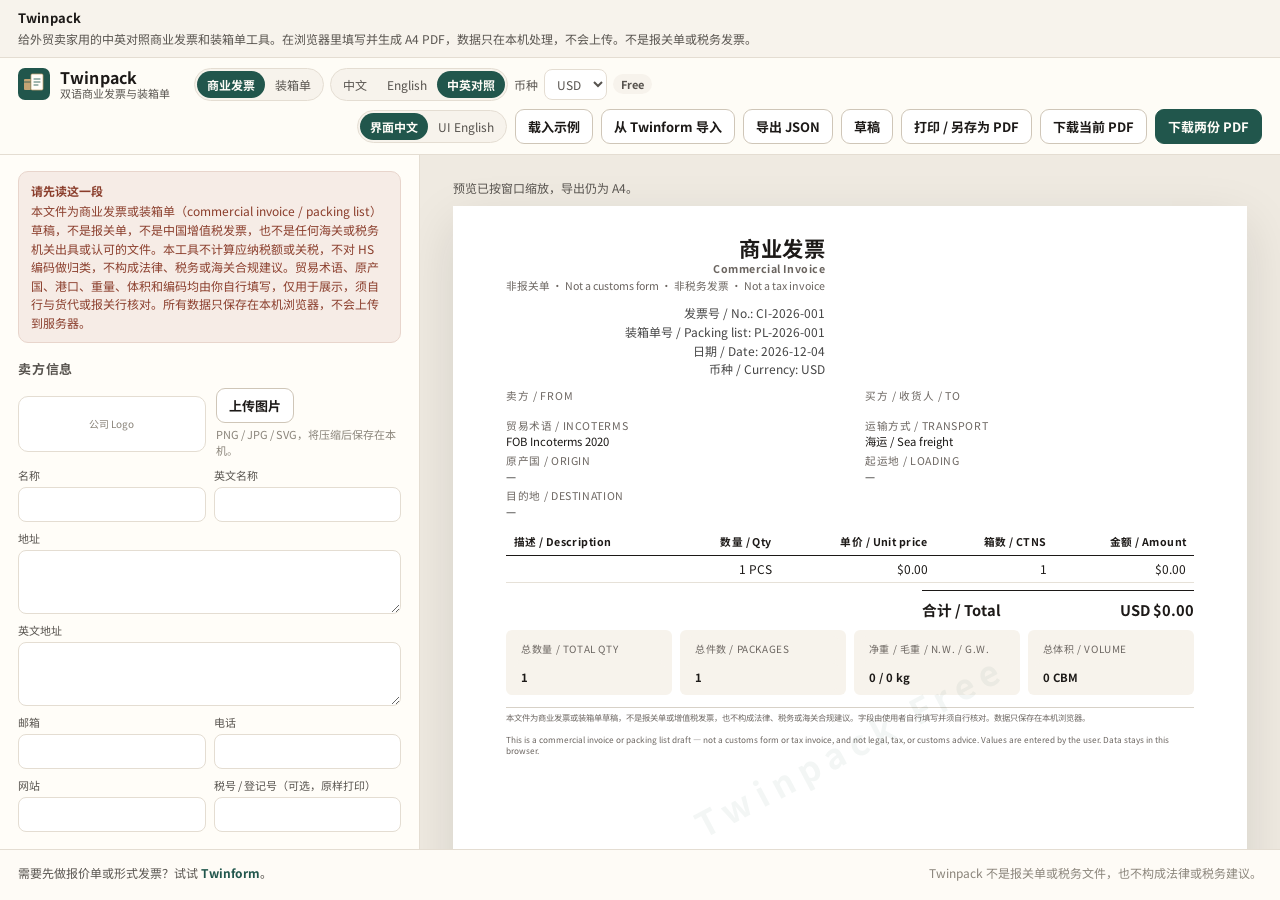
<file: index.html>
<!DOCTYPE html>
<html lang="zh-CN">
  <head>
    <meta charset="UTF-8" />
    <meta name="viewport" content="width=device-width, initial-scale=1" />
    <title>Twinpack — Bilingual commercial invoice &amp; packing list</title>
    <meta
      name="description"
      content="在浏览器里为外贸卖家制作中英对照的商业发票和装箱单，也可只出中文或只出英文，并可本地下载配套的 A4 PDF。数据只在你的电脑上处理，不会上传。贸易术语、原产国、重量和编码需自行填写并与货代核对。本工具不是报关单或税务发票，不算关税，也不构成法律、税务或海关合规建议。"
    />
    <meta name="keywords" content="commercial invoice, packing list, bilingual, Chinese, English, 商业发票, 装箱单, PDF" />
    <link rel="canonical" href="https://xiaoyangge1993.github.io/twinpack/" />
    <meta property="og:title" content="Twinpack — bilingual commercial invoice &amp; packing list" />
    <meta
      property="og:description"
      content="Make a matching commercial invoice and packing list in your browser. Chinese, English, or bilingual. Nothing is uploaded."
    />
    <meta property="og:type" content="website" />
    <meta property="og:url" content="https://xiaoyangge1993.github.io/twinpack/" />
    <link rel="icon" href="assets/favicon.svg" type="image/svg+xml" />
    <link rel="stylesheet" href="css/fonts.css" />
    <link rel="stylesheet" href="css/styles.css" />
  </head>
  <body>
    <section class="static-intro">
      <h1>Twinpack</h1>
      <p>给外贸卖家用的中英对照商业发票和装箱单工具。在浏览器里填写并生成 A4 PDF，数据只在本机处理，不会上传。不是报关单或税务发票。</p>
    </section>
    <div id="app"></div>
    <script src="vendor/html2canvas.min.js"></script>
    <script src="vendor/jspdf.umd.min.js"></script>
    <script src="js/license.js"></script>
    <script src="js/app.js"></script>
  </body>
</html>
</file>
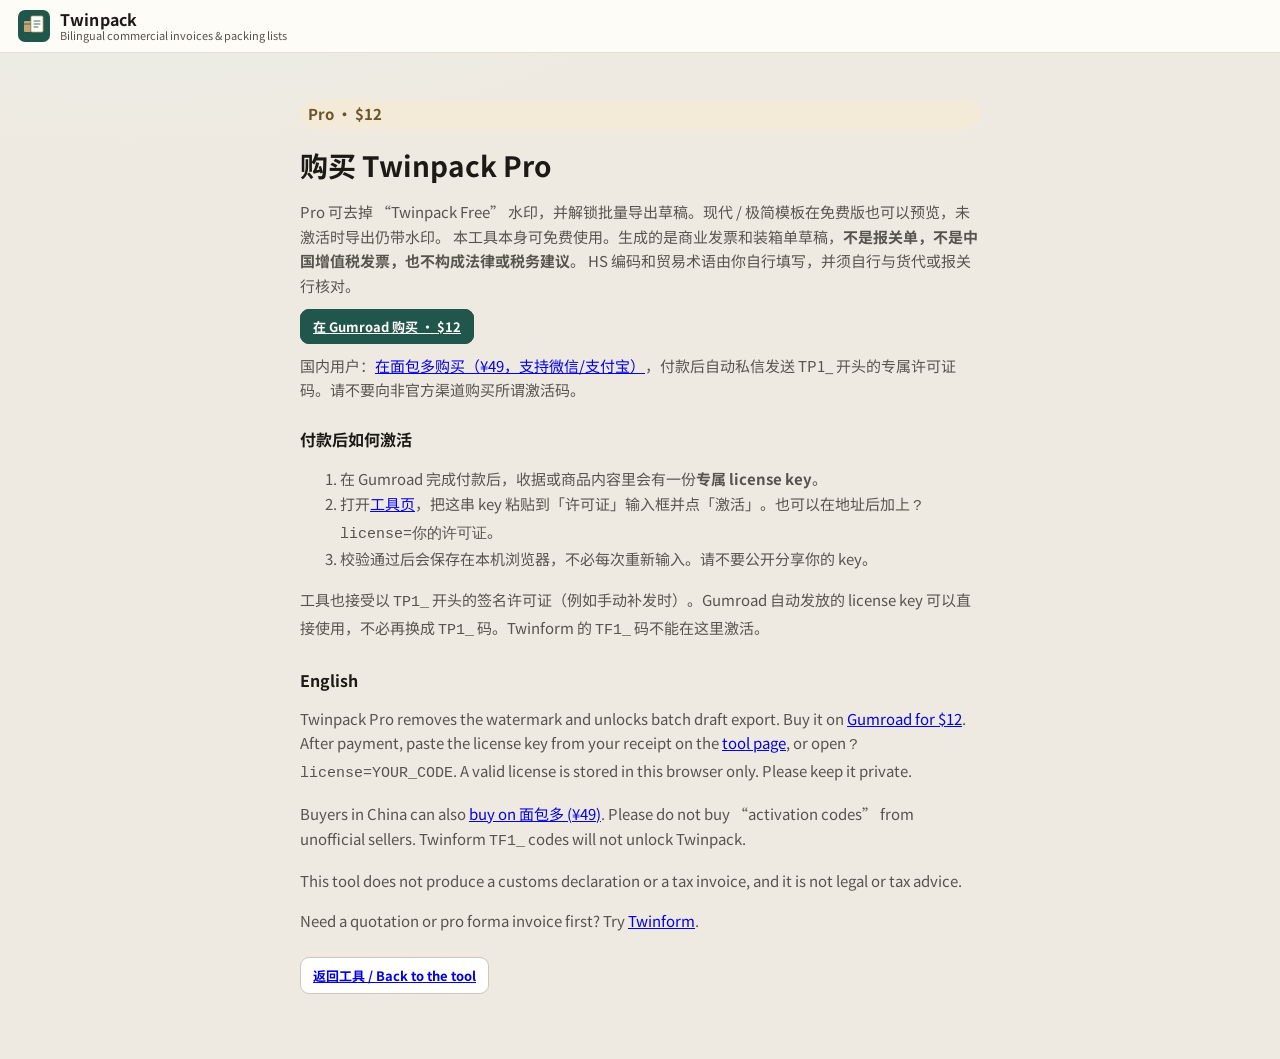
<file: purchase.html>
<!DOCTYPE html>
<html lang="zh-CN">
  <head>
    <meta charset="UTF-8" />
    <meta name="viewport" content="width=device-width, initial-scale=1" />
    <title>Twinpack Pro — 购买说明</title>
    <meta name="description" content="购买 Twinpack Pro：去掉水印、批量导出草稿。Gumroad $12，付款后用 license key 在工具页激活。国内可在面包多 ¥49 购买。" />
    <link rel="icon" href="assets/favicon.svg" type="image/svg+xml" />
    <link rel="stylesheet" href="css/fonts.css" />
    <link rel="stylesheet" href="css/styles.css" />
  </head>
  <body>
    <header class="app-header">
      <a class="brand" href="./">
        <img src="assets/logo.svg" alt="Twinpack" />
        <span class="brand-name">Twinpack<small>Bilingual commercial invoices &amp; packing lists</small></span>
      </a>
    </header>
    <main class="purchase-page">
      <p class="pill pro">Pro · $12</p>
      <h1>购买 Twinpack Pro</h1>
      <p>
        Pro 可去掉 “Twinpack Free” 水印，并解锁批量导出草稿。现代 / 极简模板在免费版也可以预览，未激活时导出仍带水印。
        本工具本身可免费使用。生成的是商业发票和装箱单草稿，<strong>不是报关单，不是中国增值税发票，也不构成法律或税务建议</strong>。
        HS 编码和贸易术语由你自行填写，并须自行与货代或报关行核对。
      </p>
      <p>
        <a class="btn btn-primary" href="https://xiaoxiaoyang.gumroad.com/l/cjxupc" target="_blank" rel="noopener noreferrer">在 Gumroad 购买 · $12</a>
      </p>
      <p class="hint">国内用户：<a href="https://mbd.pub/o/bread/YZaWl5lxZA==" target="_blank" rel="noopener">在面包多购买（¥49，支持微信/支付宝）</a>，付款后自动私信发送 TP1_ 开头的专属许可证码。请不要向非官方渠道购买所谓激活码。</p>
      <h2>付款后如何激活</h2>
      <ol>
        <li>在 Gumroad 完成付款后，收据或商品内容里会有一份<strong>专属 license key</strong>。</li>
        <li>打开<a href="./">工具页</a>，把这串 key 粘贴到「许可证」输入框并点「激活」。也可以在地址后加上 <code>?license=你的许可证</code>。</li>
        <li>校验通过后会保存在本机浏览器，不必每次重新输入。请不要公开分享你的 key。</li>
      </ol>
      <p>工具也接受以 <code>TP1_</code> 开头的签名许可证（例如手动补发时）。Gumroad 自动发放的 license key 可以直接使用，不必再换成 <code>TP1_</code> 码。Twinform 的 <code>TF1_</code> 码不能在这里激活。</p>
      <h2>English</h2>
      <p>
        Twinpack Pro removes the watermark and unlocks batch draft export. Buy it on
        <a href="https://xiaoxiaoyang.gumroad.com/l/cjxupc" target="_blank" rel="noopener noreferrer">Gumroad for $12</a>.
        After payment, paste the license key from your receipt on the <a href="./">tool page</a>, or open
        <code>?license=YOUR_CODE</code>. A valid license is stored in this browser only. Please keep it private.
      </p>
      <p>Buyers in China can also <a href="https://mbd.pub/o/bread/YZaWl5lxZA==" target="_blank" rel="noopener">buy on 面包多 (¥49)</a>. Please do not buy “activation codes” from unofficial sellers. Twinform <code>TF1_</code> codes will not unlock Twinpack.</p>
      <p>This tool does not produce a customs declaration or a tax invoice, and it is not legal or tax advice.</p>
      <p>
        Need a quotation or pro forma invoice first?
        Try <a href="https://xiaoyangge1993.github.io/twinform/">Twinform</a>.
      </p>
      <p><a class="btn back" href="./">返回工具 / Back to the tool</a></p>
    </main>
  </body>
</html>
</file>
<file: css/fonts.css>
@font-face {
  font-family: "Twinpack Sans";
  src: url("../fonts/NotoSansSC-Regular.woff2") format("woff2");
  font-weight: 400;
  font-style: normal;
  font-display: swap;
}
@font-face {
  font-family: "Twinpack Sans";
  src: url("../fonts/NotoSansSC-Bold.woff2") format("woff2");
  font-weight: 700;
  font-style: normal;
  font-display: swap;
}

:root {
  --font-sans: "Twinpack Sans", "Noto Sans CJK SC", "Source Han Sans SC",
    "PingFang SC", "Microsoft YaHei", "Noto Sans", sans-serif;
}
</file>
<file: css/styles.css>
/* Twinpack — editor + A4 sheet (based on Twinform) */
:root {
  --ink: #1c1917;
  --ink-soft: #57534e;
  --ink-faint: #8a847a;
  --paper: #efeae1;
  --panel: #fffdf8;
  --panel-2: #f7f3ec;
  --line: #e4ddd2;
  --line-strong: #cfc6b8;
  --accent: #21564c;
  --accent-hover: #19443c;
  --accent-soft: #e8f0ee;
  --gold: #c4a574;
  --danger: #8a3d2b;
  --danger-bg: #f6ece6;
  --warn: #8a6a22;
  --shadow: 0 18px 50px rgba(28, 25, 23, 0.12);
  --radius: 12px;
  --ui: var(--font-sans);
}

* { box-sizing: border-box; }
html, body { margin: 0; padding: 0; }
body {
  font-family: var(--ui);
  color: var(--ink);
  background:
    radial-gradient(1200px 500px at 10% -10%, #e4efe9 0%, transparent 50%),
    var(--paper);
  min-height: 100vh;
}

button, input, select, textarea { font-family: inherit; color: inherit; }
button { cursor: pointer; }
button:disabled { cursor: not-allowed; opacity: 0.55; }

.app-header {
  position: sticky; top: 0; z-index: 20;
  display: flex; align-items: center; gap: 8px 16px; flex-wrap: wrap;
  padding: 10px 18px;
  background: rgba(255, 253, 248, 0.92);
  border-bottom: 1px solid var(--line);
  backdrop-filter: blur(10px);
  max-width: 100%;
  min-width: 0;
}
.brand { display: flex; align-items: center; gap: 10px; margin-right: 8px; text-decoration: none; color: inherit; }
.brand img { width: 32px; height: 32px; }
.brand-name { font-weight: 700; letter-spacing: 0.01em; line-height: 1.1; }
.brand-name small { display: block; font-weight: 400; color: var(--ink-soft); font-size: 11px; letter-spacing: 0; }

.header-group { display: flex; align-items: center; gap: 6px; flex-wrap: wrap; min-width: 0; max-width: 100%; }
.header-group + .header-group { margin-left: 4px; }
.header-actions {
  margin-left: auto;
  display: flex; gap: 8px; flex-wrap: wrap; align-items: center;
  max-width: 100%;
  flex: 1 1 auto;
  justify-content: flex-end;
  /* If the first row hasn't enough room, wrap to a full-width row and let buttons wrap. */
  min-width: min(100%, 34rem);
}
.seg { flex-wrap: wrap; max-width: 100%; }
.field-inline { min-width: 0; }
.field-inline select, .field-inline input[type="text"] { min-width: 0; max-width: 100%; }

.seg { display: inline-flex; background: var(--panel-2); border: 1px solid var(--line); border-radius: 999px; padding: 2px; }
.seg button {
  border: 0; background: transparent; padding: 5px 10px; border-radius: 999px;
  font-size: 12px; color: var(--ink-soft);
}
.seg button[aria-pressed="true"] { background: var(--accent); color: #fffdf8; font-weight: 700; }

.field-inline { display: flex; align-items: center; gap: 6px; font-size: 12px; color: var(--ink-soft); }
.field-inline select, .field-inline input[type="text"] {
  background: #fff; border: 1px solid var(--line); border-radius: 8px; padding: 5px 8px; font-size: 12px;
}

.btn {
  border: 1px solid var(--line-strong); background: #fff; border-radius: 9px;
  padding: 7px 12px; font-size: 13px; font-weight: 700;
}
.btn:hover:not(:disabled) { border-color: var(--accent); color: var(--accent); }
.btn-primary { background: var(--accent); color: #fffdf8; border-color: var(--accent); }
.btn-primary:hover:not(:disabled) { background: var(--accent-hover); color: #fffdf8; }
.btn-ghost { background: transparent; }
.btn-pro {
  background: #fffdf8; border: 1px dashed var(--gold); color: var(--ink-soft);
  font-weight: 700; padding: 7px 12px; border-radius: 9px; font-size: 13px;
  text-decoration: none; display: inline-block;
}
.btn-pro:hover { border-style: solid; color: var(--ink); }
.pill {
  font-size: 11px; font-weight: 700; padding: 2px 8px; border-radius: 999px;
  background: var(--accent-soft); color: var(--accent);
}
.pill.free { background: var(--panel-2); color: var(--ink-soft); }
.pill.pro { background: #f3ead8; color: #6b5428; }

html:has(.app-shell),
html:has(.app-shell) body,
html:has(.app-shell) #app {
  height: 100%;
  overflow: hidden;
}

.static-intro {
  margin: 0;
  padding: 8px 18px;
  font-size: 12px;
  line-height: 1.55;
  color: var(--ink-soft);
  background: var(--panel-2);
  border-bottom: 1px solid var(--line);
}
.static-intro h1 {
  margin: 0 0 2px;
  font-size: 13px;
  font-weight: 700;
  color: var(--ink);
  letter-spacing: 0.01em;
}
.static-intro p { margin: 0; }
html:has(.app-shell) body {
  display: flex;
  flex-direction: column;
}
html:has(.app-shell) .static-intro {
  flex: 0 0 auto;
}
html:has(.app-shell) #app {
  flex: 1 1 auto;
  height: auto;
  min-height: 0;
}
.app-shell {
  display: flex;
  flex-direction: column;
  height: 100%;
  min-height: 0;
  min-width: 0;
}
.app-shell .app-header,
.app-shell .site-footer { flex: 0 0 auto; }
.layout {
  display: grid;
  grid-template-columns: minmax(0, 420px) minmax(0, 1fr);
  gap: 0;
  flex: 1 1 auto;
  min-height: 0;
  width: 100%;
  max-width: 100%;
}
.layout > * { min-width: 0; min-height: 0; }
.editor {
  border-right: 1px solid var(--line);
  background: var(--panel);
  padding: 16px 18px 48px;
  overflow: auto;
  min-width: 0;
  max-width: 100%;
}
.preview-pane {
  padding: 24px 16px 48px;
  overflow: auto;
  display: flex; flex-direction: column; align-items: center;
  min-width: 0;
}

.disclaimer-banner {
  margin: 0 0 16px;
  padding: 10px 12px;
  background: var(--danger-bg);
  border: 1px solid #e8d5cc;
  border-radius: 10px;
  color: var(--danger);
  font-size: 12px;
  line-height: 1.55;
}
.disclaimer-banner strong { display: block; margin-bottom: 2px; }

.section { margin-bottom: 18px; }
.section h2 {
  margin: 0 0 10px; font-size: 13px; letter-spacing: 0.06em; text-transform: uppercase;
  color: var(--ink-soft); display: flex; justify-content: space-between; align-items: baseline;
}
.grid-2, .grid-3, .grid-4 { min-width: 0; max-width: 100%; }
.grid-2 { display: grid; grid-template-columns: repeat(auto-fit, minmax(min(100%, 150px), 1fr)); gap: 8px; }
.grid-3 { display: grid; grid-template-columns: repeat(auto-fit, minmax(min(100%, 140px), 1fr)); gap: 8px; }
.full { grid-column: 1 / -1; }
.editor .section,
.editor .item-card,
.editor .logo-row,
.editor .pro-box,
.editor .pay-block,
.editor label.lbl { min-width: 0; max-width: 100%; }
.editor .logo-row > div { min-width: 0; flex: 1; }
.editor input:not([type="checkbox"]):not([type="radio"]),
.editor select,
.editor textarea {
  min-width: 0;
  width: 100%;
  max-width: 100%;
  box-sizing: border-box;
}
.editor .items-table { table-layout: fixed; width: 100%; max-width: 100%; }
.editor .items-table th, .editor .items-table td { min-width: 0; overflow-wrap: anywhere; }
.section h2 { flex-wrap: wrap; gap: 8px; min-width: 0; }

label.lbl { display: flex; flex-direction: column; gap: 4px; font-size: 11px; color: var(--ink-soft); }
label.lbl input, label.lbl select, label.lbl textarea {
  border: 1px solid var(--line); border-radius: 8px; padding: 7px 8px; background: #fff; font-size: 13px;
}
label.lbl textarea { min-height: 64px; resize: vertical; }
label.lbl input:focus, label.lbl select:focus, label.lbl textarea:focus {
  outline: 2px solid color-mix(in srgb, var(--accent) 35%, transparent);
  border-color: var(--accent);
}

.logo-row { display: flex; gap: 10px; align-items: center; }
.logo-row img, .logo-placeholder {
  width: 56px; height: 56px; border-radius: 10px; border: 1px solid var(--line); object-fit: contain; background: #fff;
}
.logo-placeholder { display: grid; place-items: center; color: var(--ink-faint); font-size: 10px; text-align: center; }

.items-table { width: 100%; border-collapse: collapse; font-size: 12px; }
.items-table th { text-align: left; font-weight: 400; color: var(--ink-soft); padding: 4px 4px 6px; }
.items-table td { padding: 3px 4px; vertical-align: top; }
.items-table input { width: 100%; border: 1px solid var(--line); border-radius: 6px; padding: 6px; font-size: 12px; background: #fff; }
.items-table .col-qty, .items-table .col-price, .items-table .col-disc { width: 72px; }
.items-table .col-del { width: 28px; }
.icon-btn { border: 0; background: transparent; color: var(--ink-faint); padding: 4px; font-size: 16px; }
.icon-btn:hover { color: var(--danger); }

.pay-block { display: grid; gap: 8px; }
.check {
  display: flex;
  flex-direction: row;
  flex-wrap: nowrap;
  align-items: center;
  justify-content: flex-start;
  gap: 8px;
  font-size: 13px;
  width: max-content;
  max-width: 100%;
}
.check input[type="checkbox"],
.check input[type="radio"] {
  width: auto;
  min-width: auto;
  max-width: none;
  flex: 0 0 auto;
  margin: 0;
  accent-color: var(--accent);
}
.check span { flex: 0 1 auto; min-width: 0; }

.hint { font-size: 11px; color: var(--ink-faint); margin: 4px 0 0; line-height: 1.45; }
.pro-box {
  border: 1px dashed var(--gold); border-radius: 12px; padding: 12px; background: #fffdf8;
}
.pro-box h3 { margin: 0 0 8px; font-size: 14px; }
.lock { color: var(--ink-faint); font-size: 12px; }
.license-box { margin: 10px 0 4px; }
.license-label { display: block; font-size: 12px; font-weight: 700; margin-bottom: 6px; }
.license-input {
  width: 100%; min-height: 72px; resize: vertical;
  border: 1px solid var(--line-strong); border-radius: 8px;
  padding: 8px 10px; font-size: 12px; line-height: 1.45;
  font-family: ui-monospace, SFMono-Regular, Menlo, Consolas, monospace;
  background: #fff;
}
.license-input:focus { outline: 2px solid var(--accent-soft); border-color: var(--accent); }
.license-actions { margin-top: 8px; display: flex; gap: 8px; flex-wrap: wrap; }
.license-status { margin: 8px 0 0; font-size: 12px; line-height: 1.45; }
.license-status.ok { color: var(--accent); font-weight: 700; }
.license-status.err { color: var(--danger); font-weight: 700; }
.purchase-page { max-width: 720px; margin: 0 auto; padding: 32px 20px 64px; }
.purchase-page h1 { font-size: 28px; margin: 16px 0 8px; }
.purchase-page h2 { font-size: 16px; margin: 24px 0 8px; }
.purchase-page p, .purchase-page li { font-size: 15px; line-height: 1.65; color: var(--ink-soft); }
.purchase-page .back { display: inline-block; margin-top: 8px; }

.preview-toolbar {
  width: min(100%, 210mm);
  display: flex; justify-content: space-between; align-items: center;
  margin-bottom: 10px; font-size: 12px; color: var(--ink-soft);
}
.overflow-warn { color: var(--warn); font-weight: 700; }

.preview-scale { transform-origin: top center; }

/* A4 sheet */
.sheet {
  width: 210mm;
  min-height: 297mm;
  background: #fff;
  color: #1c1917;
  padding: 8mm 14mm 3mm;
  position: relative;
  box-shadow: var(--shadow);
  overflow: visible;
}
.sheet * { box-sizing: border-box; }

.sheet-wm {
  position: absolute; inset: 0; pointer-events: none; z-index: 2;
}
.sheet-wm .wm-diag {
  position: absolute; left: 50%; top: 48%;
  transform: translate(-50%, -50%) rotate(-28deg);
  font-size: 26pt; font-weight: 700; letter-spacing: 0.22em;
  color: rgba(33, 86, 76, 0.055); white-space: nowrap;
}
.sheet-wm .wm-foot {
  position: absolute; right: 14mm; bottom: 9mm;
  font-size: 7.5pt; letter-spacing: 0.06em; color: rgba(28, 25, 23, 0.35);
}

.sheet-head { display: flex; justify-content: space-between; gap: 16px; align-items: flex-start; }
.sheet-logo { max-width: 18mm; max-height: 16mm; object-fit: contain; }
.sheet-title { text-align: right; }
.sheet-title h1 { margin: 0; font-size: 16pt; letter-spacing: 0.02em; line-height: 1.15; }
.sheet-title .sub { margin-top: 3px; font-size: 8pt; color: #6b6560; }
.sheet-meta { margin-top: 3mm; text-align: right; font-size: 9pt; color: #444; line-height: 1.55; }

.parties { display: grid; grid-template-columns: 1fr 1fr; gap: 8mm; margin: 2.5mm 0 2mm; }
.party .k { font-size: 8pt; letter-spacing: 0.08em; text-transform: uppercase; color: #6b6560; margin-bottom: 2mm; }
.party .name { font-weight: 700; font-size: 11pt; }
.party .en { color: #5c5854; font-size: 9pt; font-weight: 400; }
.party .addr { margin-top: 1.5mm; font-size: 9pt; color: #444; white-space: pre-wrap; line-height: 1.45; }

.sheet table { width: 100%; border-collapse: collapse; font-size: 9pt; }
.sheet thead th {
  text-align: left; font-weight: 700; font-size: 8pt; letter-spacing: 0.04em;
  border-bottom: 0.4mm solid #1c1917; padding: 1.5mm 2mm;
}
.sheet td { padding: 1.2mm 2mm; border-bottom: 0.15mm solid #e6e1d8; vertical-align: top; }
.sheet td.num, .sheet th.num { text-align: right; white-space: nowrap; }
.item-en { display: block; color: #6b6560; font-size: 8pt; margin-top: 0.6mm; }

.totals { margin-top: 2mm; margin-left: auto; width: 72mm; font-size: 9pt; }
.totals .row { display: flex; justify-content: space-between; gap: 6mm; padding: 1.2mm 0; }
.totals .row.grand { border-top: 0.4mm solid #1c1917; font-weight: 700; font-size: 11pt; margin-top: 1mm; padding-top: 2mm; }

.pay { margin-top: 1.6mm; display: grid; grid-template-columns: 1.2fr 1fr; gap: 6mm; }
.pay h3, .notes h3 { margin: 0 0 2mm; font-size: 8pt; letter-spacing: 0.08em; text-transform: uppercase; color: #6b6560; font-weight: 700; }
.pay p, .notes p { margin: 0; font-size: 9pt; line-height: 1.5; white-space: pre-wrap; }

.sheet-disc {
  margin-top: 1.5mm; padding-top: 1.2mm; border-top: 0.15mm solid #d7d1c7;
  font-size: 6.2pt; color: #6b6560; line-height: 1.3;
}

/* Templates */
.sheet.tpl-classic .sheet-title h1 { font-weight: 700; }
.sheet.tpl-modern { padding-top: 0; padding-left: 0; padding-right: 0; }
.sheet.tpl-modern .modern-bar {
  background: #21564c; color: #fffdf8; padding: 10mm 16mm 8mm;
  display: flex; justify-content: space-between; align-items: flex-start; gap: 16px;
}
.sheet.tpl-modern .modern-bar .sub, .sheet.tpl-modern .modern-bar .sheet-meta { color: rgba(255,253,248,0.8); }
.sheet.tpl-modern .sheet-body { padding: 8mm 16mm 18mm; }
.sheet.tpl-modern thead th { border-bottom-color: #21564c; color: #21564c; }
.sheet.tpl-modern .totals .row.grand { border-top-color: #21564c; color: #21564c; }
.sheet.tpl-minimal .sheet-title h1 { font-weight: 400; letter-spacing: 0.14em; font-size: 16pt; text-transform: uppercase; }
.sheet.tpl-minimal thead th { border-bottom-width: 0.2mm; font-weight: 400; letter-spacing: 0.12em; }
.sheet.tpl-minimal .totals .row.grand { border-top-width: 0.2mm; }

.modal-back {
  position: fixed; inset: 0; background: rgba(28,25,23,0.4); z-index: 40;
  display: flex; align-items: center; justify-content: center; padding: 20px;
}
.modal {
  background: var(--panel); border-radius: 16px; width: min(560px, 100%);
  max-height: min(80vh, 720px); overflow: auto; box-shadow: var(--shadow); padding: 18px 20px;
}
.modal h2 { margin: 0 0 12px; font-size: 16px; }
.draft-list { list-style: none; margin: 0; padding: 0; }
.draft-list li {
  display: flex; align-items: center; gap: 8px; padding: 8px 0; border-bottom: 1px solid var(--line);
  font-size: 13px;
}
.draft-list li span { flex: 1; }
.muted { color: var(--ink-faint); font-size: 12px; }

@media (max-width: 980px) {
  .layout { grid-template-columns: 1fr; overflow: auto; }
  .layout > * { min-height: auto; }
  .editor, .preview-pane { max-height: none; border-right: 0; overflow: visible; }
  .editor { border-bottom: 1px solid var(--line); }
}


.site-footer {
  border-top: 1px solid var(--line);
  padding: 14px 18px 18px;
  font-size: 12px;
  color: var(--ink-soft);
  background: rgba(255, 253, 248, 0.92);
  display: flex;
  flex-wrap: wrap;
  gap: 8px 24px;
  justify-content: space-between;
  align-items: baseline;
  line-height: 1.5;
}
.site-footer a { color: var(--accent); font-weight: 700; text-decoration: none; }
.site-footer a:hover { text-decoration: underline; }
.site-footer .foot-note { color: var(--ink-faint); max-width: 62ch; }

.item-card {
  border: 1px solid var(--line);
  border-radius: 10px;
  padding: 10px;
  margin-bottom: 8px;
  background: var(--panel-2);
}
.item-card-head { display: flex; justify-content: space-between; align-items: center; margin-bottom: 6px; }
.item-card-head .idx { font-size: 11px; font-weight: 700; color: var(--ink-soft); letter-spacing: 0.04em; }
.item-totals { font-size: 12px; color: var(--ink-soft); margin-top: 8px; line-height: 1.55; }
.item-totals strong { color: var(--ink); }
.grid-4 { display: grid; grid-template-columns: repeat(auto-fit, minmax(min(100%, 150px), 1fr)); gap: 8px; }
.btn-soon {
  background: var(--panel-2); border: 1px dashed var(--line-strong); color: var(--ink-faint);
  font-weight: 700; padding: 7px 12px; border-radius: 9px; font-size: 13px;
  text-decoration: none; display: inline-block;
}
.import-list { list-style: none; margin: 0; padding: 0; }
.import-list li {
  display: flex; align-items: center; gap: 8px; padding: 8px 0;
  border-bottom: 1px solid var(--line); font-size: 13px;
}
.import-list li span { flex: 1; }
.sheet .ship-grid {
  display: grid; grid-template-columns: 1fr 1fr; gap: 1mm 8mm;
  margin: 0 0 2.5mm; font-size: 8.5pt;
}
.sheet .ship-grid .k { font-size: 8pt; letter-spacing: 0.06em; text-transform: uppercase; color: #6b6560; }
.sheet .sum-bar {
  margin-top: 1.6mm; display: grid; grid-template-columns: repeat(4, 1fr); gap: 2mm;
  font-size: 8.5pt;
}
.sheet .sum-bar div { background: #f7f3ec; padding: 1.4mm 2mm; border-radius: 1.6mm; }
.sheet .sum-bar .k { font-size: 7.5pt; letter-spacing: 0.06em; text-transform: uppercase; color: #6b6560; }
.sheet .sum-bar .v { font-weight: 700; margin-top: 0.6mm; }

@media (max-width: 720px) {
  .app-header { padding: 10px 12px; }
  .btn, .btn-pro, .btn-soon { padding: 7px 10px; }
}

@media print {
  body { background: #fff; }
  .app-header, .editor, .preview-toolbar, .modal-back, .disclaimer-banner, .site-footer, .static-intro { display: none !important; }
  .layout, .preview-pane { display: block; max-height: none; padding: 0; overflow: visible; }
  .preview-scale { transform: none !important; }
  .sheet { box-shadow: none; margin: 0; }
}
</file>
